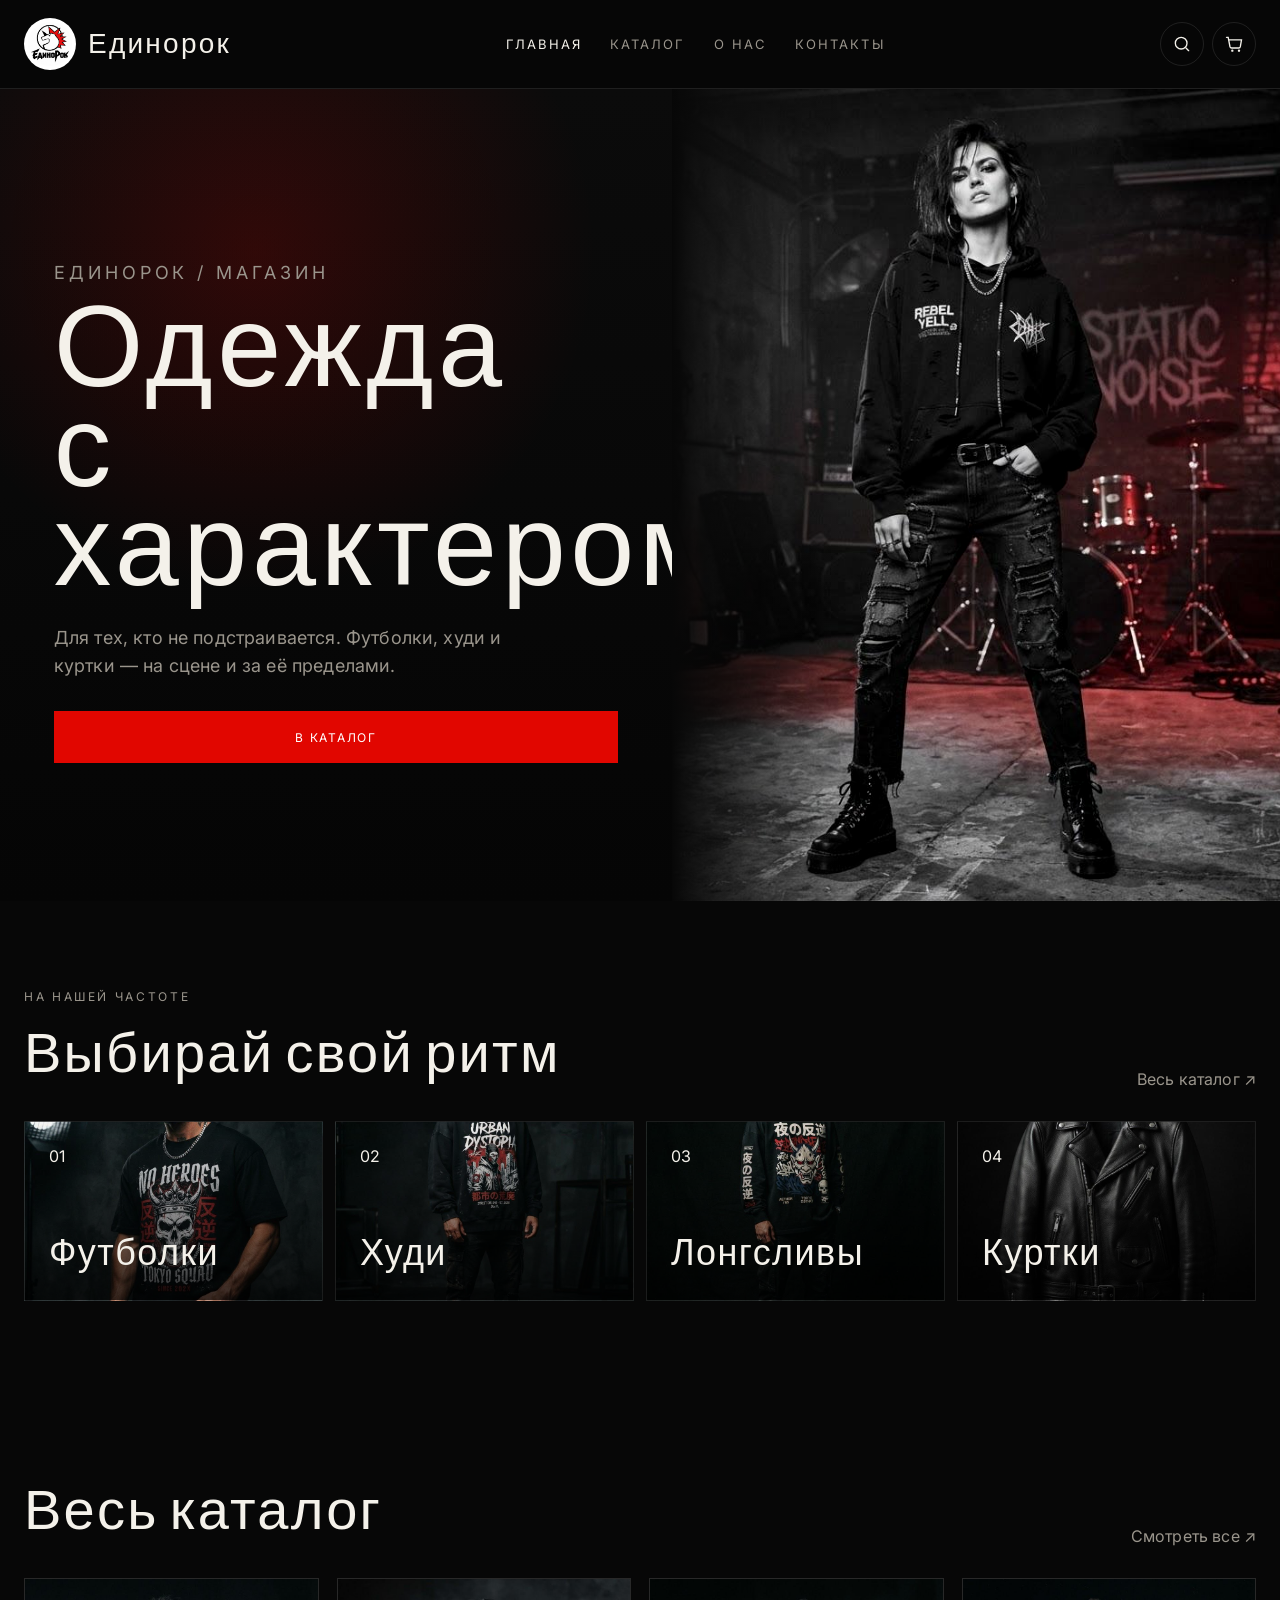
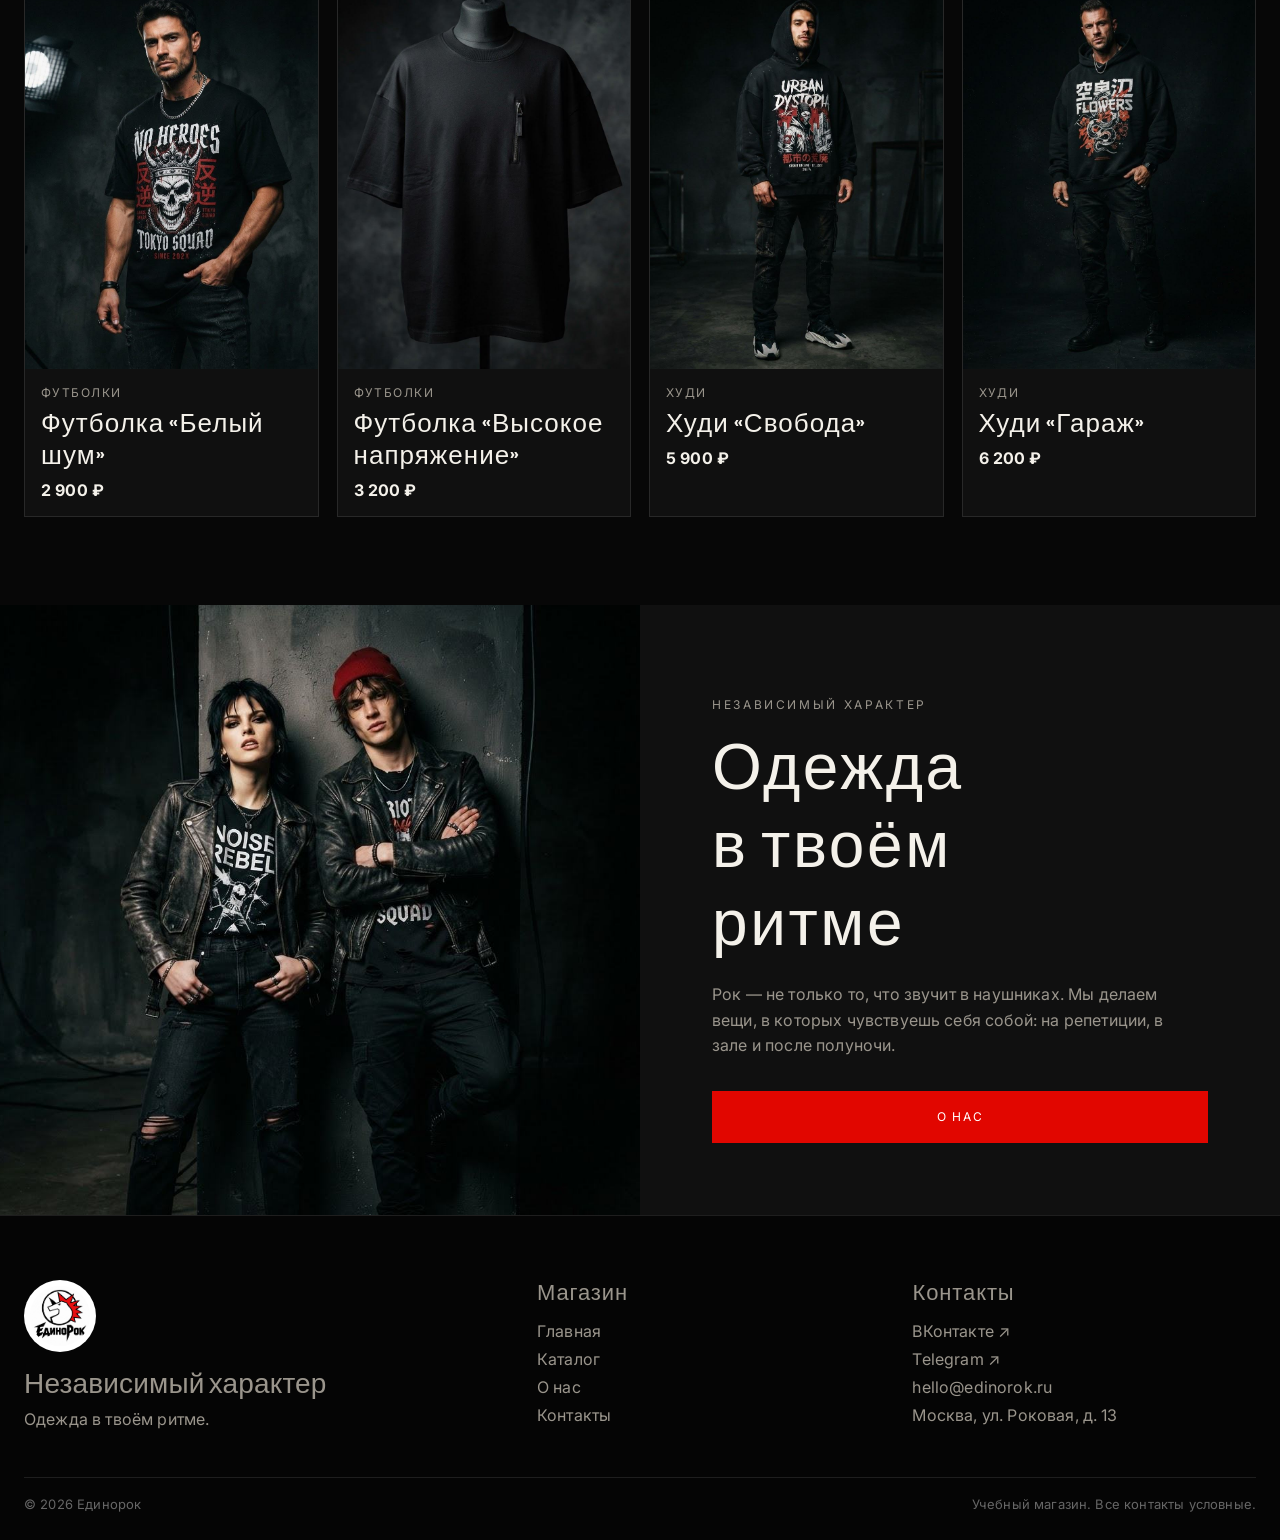
<file: index.html>
<!DOCTYPE html>
<html lang="ru">
<head>
  <meta charset="UTF-8">
  <meta name="viewport" content="width=device-width, initial-scale=1">
  <title>Единорок — одежда с характером</title>
  <link rel="preconnect" href="https://fonts.googleapis.com">
  <link rel="preconnect" href="https://fonts.gstatic.com" crossorigin>
  <link href="https://fonts.googleapis.com/css2?family=Bebas+Neue&family=Inter:wght@400;500;600&display=swap" rel="stylesheet">
  <link rel="stylesheet" href="css/styles.css">
</head>
<body data-page="home">
  <header class="site-header" data-header></header>

  <main>
    <section class="hero">
      <div class="hero__copy">
        <p class="eyebrow">Единорок / магазин</p>
        <h1>Одежда с характером</h1>
        <p>Для тех, кто не подстраивается. Футболки, худи и куртки — на сцене и за её пределами.</p>
        <a class="btn btn--primary" href="catalog.html">В каталог</a>
      </div>
      <div class="hero__media">
        <img src="assets/img/hero-look.jpg" alt="Образ Единорок">
      </div>
    </section>

    <section class="section wrap">
      <div class="section__head">
        <div>
          <p class="eyebrow">На нашей частоте</p>
          <h2>Выбирай свой ритм</h2>
        </div>
        <a href="catalog.html">Весь каталог ↗</a>
      </div>
      <div class="cats">
        <a class="cat" href="catalog.html?cat=tees" style="--img:url('../assets/img/tee-no-heroes.jpg')">
          <span>01</span><h3>Футболки</h3>
        </a>
        <a class="cat" href="catalog.html?cat=hoodies" style="--img:url('../assets/img/hoodie-svoboda.jpg')">
          <span>02</span><h3>Худи</h3>
        </a>
        <a class="cat" href="catalog.html?cat=longsleeves" style="--img:url('../assets/img/longsleeve-ritm.jpg')">
          <span>03</span><h3>Лонгсливы</h3>
        </a>
        <a class="cat" href="catalog.html?cat=jackets" style="--img:url('../assets/img/jacket-midnight.jpg')">
          <span>04</span><h3>Куртки</h3>
        </a>
      </div>
    </section>

    <section class="section wrap">
      <div class="section__head">
        <h2>Весь каталог</h2>
        <a href="catalog.html">Смотреть все ↗</a>
      </div>
      <div class="grid" data-featured></div>
    </section>

    <section class="manifest">
      <img src="assets/img/about-band.jpg" alt="Единорок">
      <div class="manifest__copy">
        <p class="eyebrow">Независимый характер</p>
        <h2>Одежда в твоём ритме</h2>
        <p>Рок — не только то, что звучит в наушниках. Мы делаем вещи, в которых чувствуешь себя собой: на репетиции, в зале и после полуночи.</p>
        <a class="btn btn--primary" href="about.html">О нас</a>
      </div>
    </section>
  </main>

  <footer class="site-footer" data-footer></footer>
  <script src="js/data.js"></script>
  <script src="js/app.js"></script>
</body>
</html>
</file>
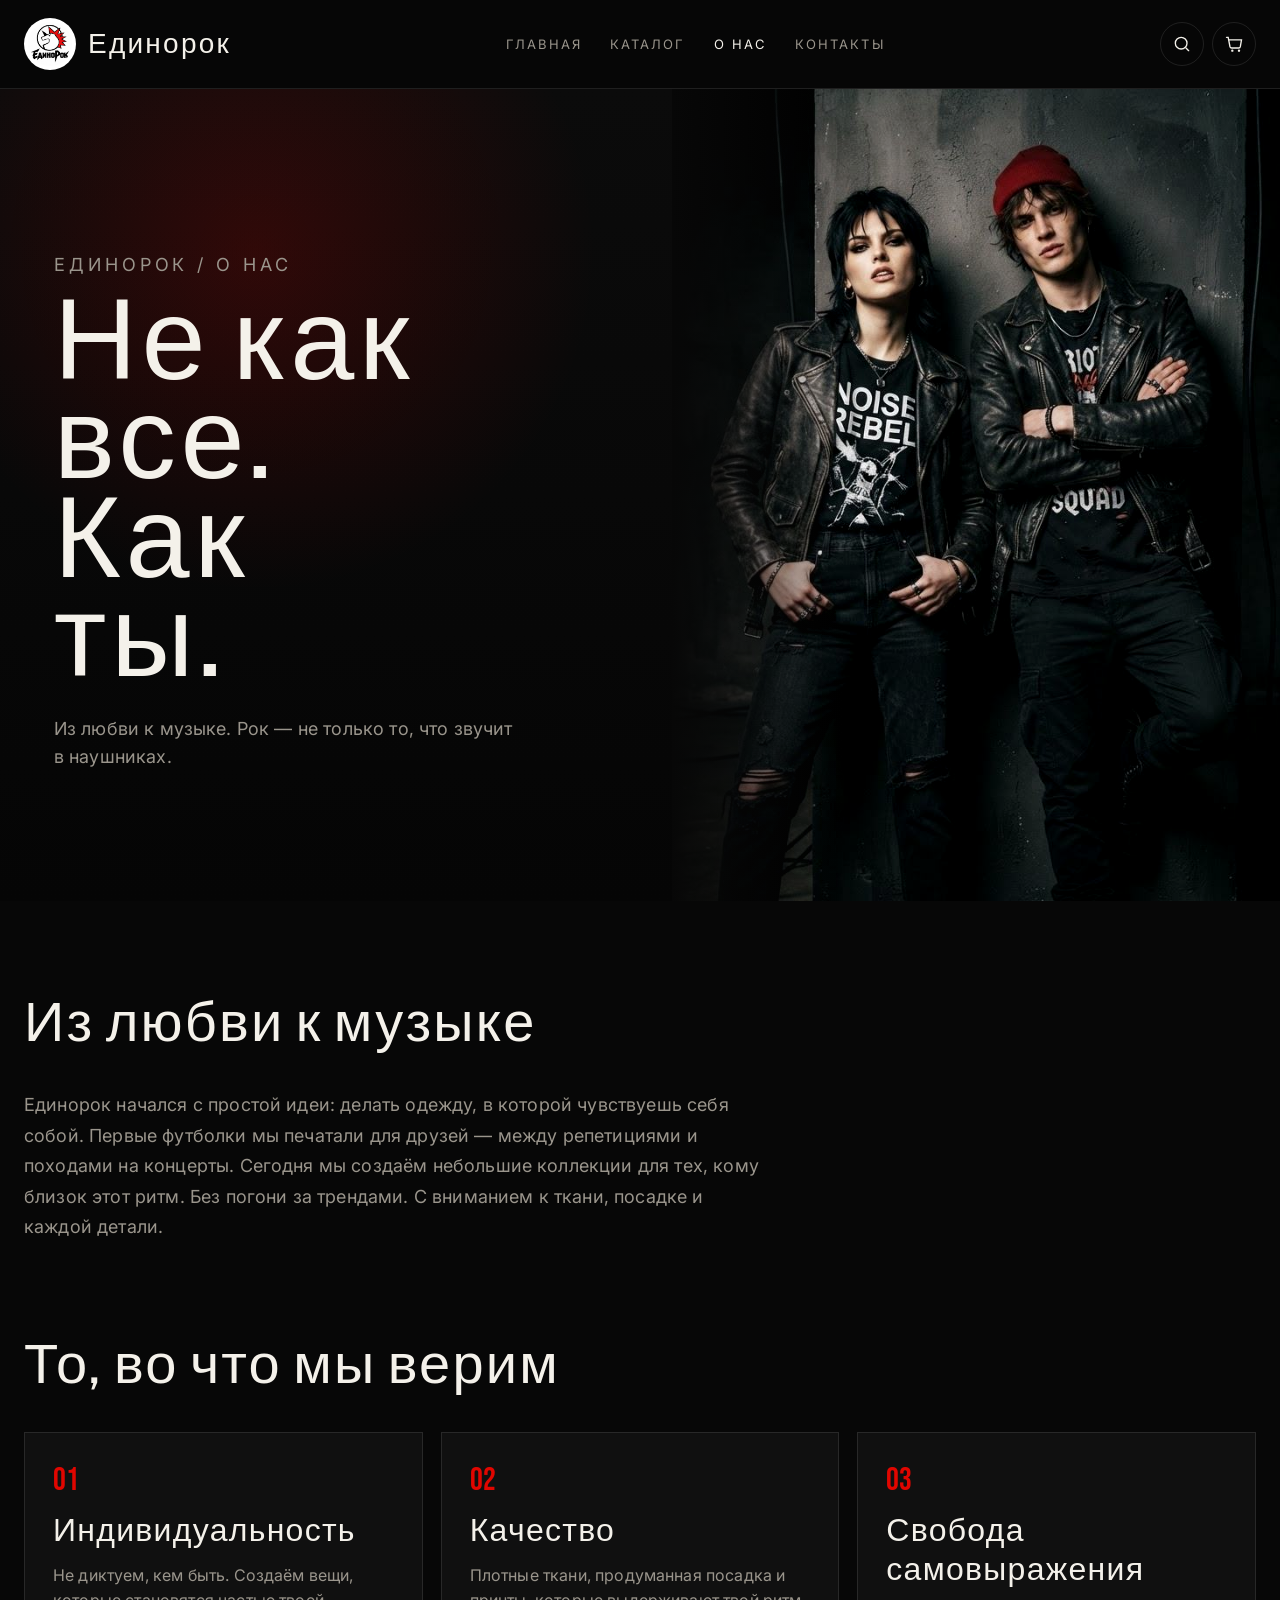
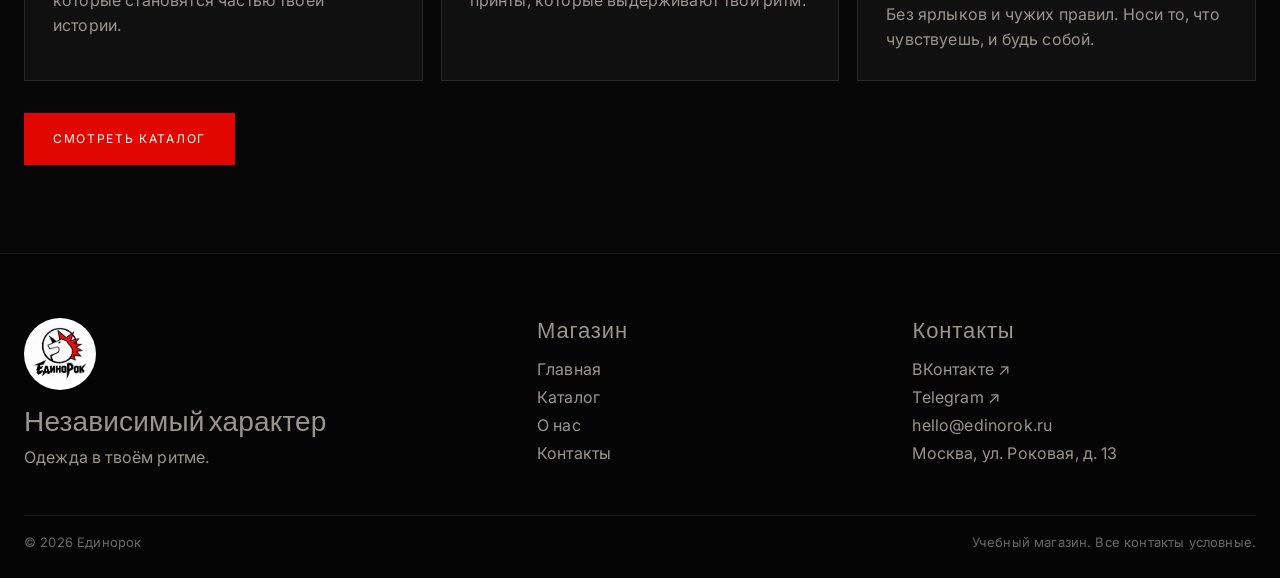
<file: about.html>
<!DOCTYPE html>
<html lang="ru">
<head>
  <meta charset="UTF-8">
  <meta name="viewport" content="width=device-width, initial-scale=1">
  <title>О нас — Единорок</title>
  <link rel="preconnect" href="https://fonts.googleapis.com">
  <link rel="preconnect" href="https://fonts.gstatic.com" crossorigin>
  <link href="https://fonts.googleapis.com/css2?family=Bebas+Neue&family=Inter:wght@400;500;600&display=swap" rel="stylesheet">
  <link rel="stylesheet" href="css/styles.css">
</head>
<body data-page="about">
  <header class="site-header" data-header></header>
  <main>
    <section class="hero">
      <div class="hero__copy">
        <p class="eyebrow">Единорок / о нас</p>
        <h1>Не как все. Как ты.</h1>
        <p>Из любви к музыке. Рок — не только то, что звучит в наушниках.</p>
      </div>
      <div class="hero__media">
        <img src="assets/img/about-band.jpg" alt="Команда Единорок">
      </div>
    </section>

    <section class="section wrap">
      <div class="section__head">
        <h2>Из любви к музыке</h2>
      </div>
      <p style="max-width:68ch;color:var(--muted);line-height:1.7;font-size:18px">
        Единорок начался с простой идеи: делать одежду, в которой чувствуешь себя собой.
        Первые футболки мы печатали для друзей — между репетициями и походами на концерты.
        Сегодня мы создаём небольшие коллекции для тех, кому близок этот ритм.
        Без погони за трендами. С вниманием к ткани, посадке и каждой детали.
      </p>
    </section>

    <section class="section wrap" style="padding-top:0">
      <div class="section__head"><h2>То, во что мы верим</h2></div>
      <div class="beliefs">
        <article class="belief">
          <span>01</span>
          <h3>Индивидуальность</h3>
          <p>Не диктуем, кем быть. Создаём вещи, которые становятся частью твоей истории.</p>
        </article>
        <article class="belief">
          <span>02</span>
          <h3>Качество</h3>
          <p>Плотные ткани, продуманная посадка и принты, которые выдерживают твой ритм.</p>
        </article>
        <article class="belief">
          <span>03</span>
          <h3>Свобода самовыражения</h3>
          <p>Без ярлыков и чужих правил. Носи то, что чувствуешь, и будь собой.</p>
        </article>
      </div>
      <a class="btn btn--primary" href="catalog.html">Смотреть каталог</a>
    </section>
  </main>
  <footer class="site-footer" data-footer></footer>
  <script src="js/data.js"></script>
  <script src="js/app.js"></script>
</body>
</html>
</file>
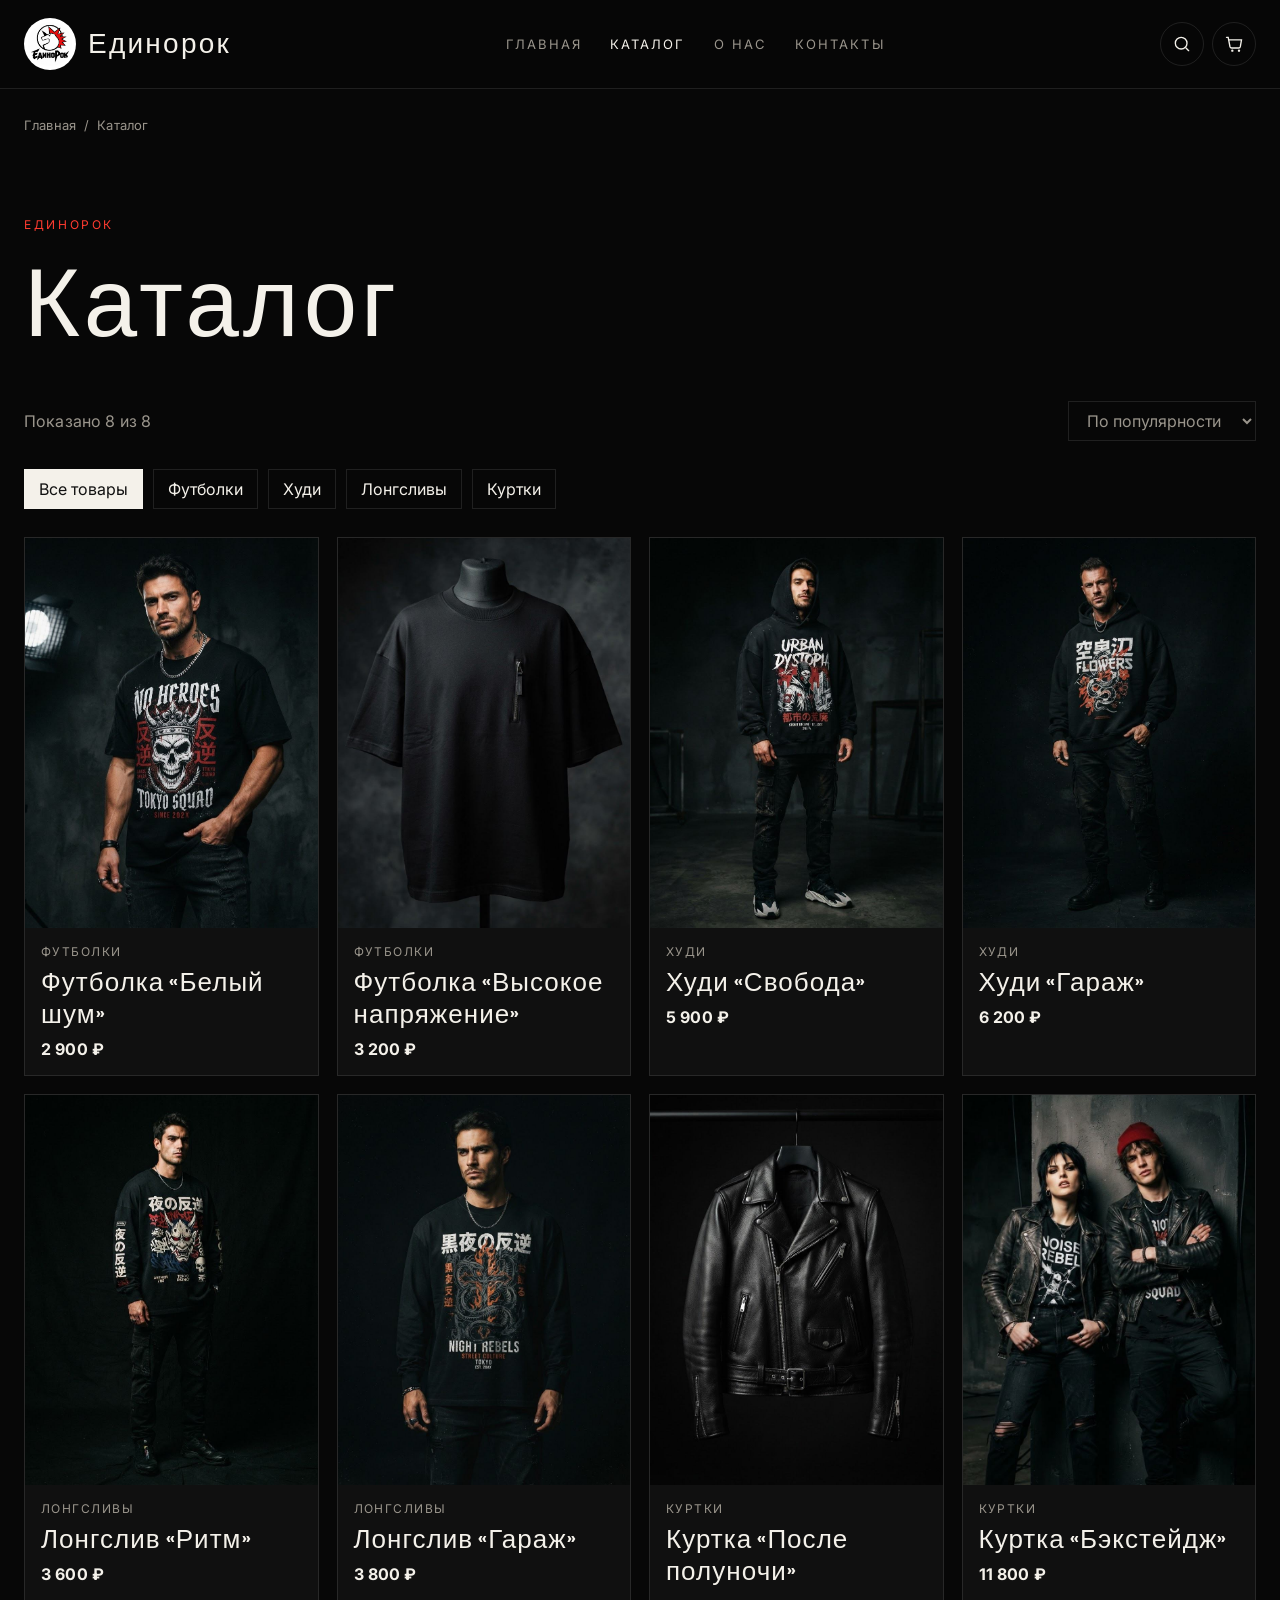
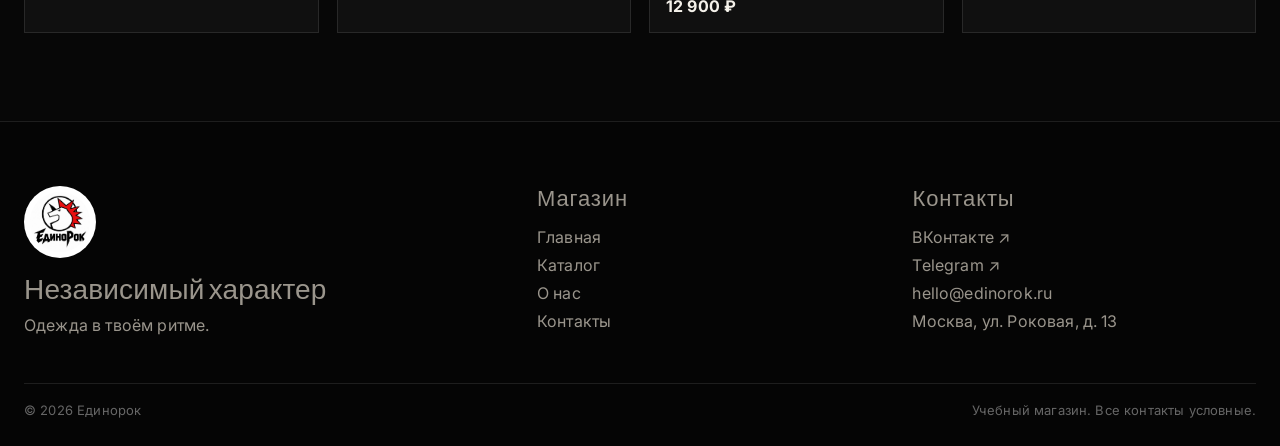
<file: catalog.html>
<!DOCTYPE html>
<html lang="ru">
<head>
  <meta charset="UTF-8">
  <meta name="viewport" content="width=device-width, initial-scale=1">
  <title>Каталог — Единорок</title>
  <link rel="preconnect" href="https://fonts.googleapis.com">
  <link rel="preconnect" href="https://fonts.gstatic.com" crossorigin>
  <link href="https://fonts.googleapis.com/css2?family=Bebas+Neue&family=Inter:wght@400;500;600&display=swap" rel="stylesheet">
  <link rel="stylesheet" href="css/styles.css">
</head>
<body data-page="catalog">
  <header class="site-header" data-header></header>
  <main class="wrap">
    <nav class="crumbs"><a href="index.html">Главная</a><span>/</span><span>Каталог</span></nav>
    <section class="page-hero">
      <p class="eyebrow">Единорок</p>
      <h1>Каталог</h1>
    </section>
    <div class="toolbar">
      <p data-shown></p>
      <label>
        <select data-sort>
          <option value="popular">По популярности</option>
          <option value="price-asc">Сначала дешевле</option>
          <option value="price-desc">Сначала дороже</option>
        </select>
      </label>
    </div>
    <div class="filters" data-filters></div>
    <section class="section" style="padding-top:28px">
      <div class="grid" data-catalog></div>
    </section>
  </main>
  <footer class="site-footer" data-footer></footer>
  <script src="js/data.js"></script>
  <script src="js/app.js"></script>
</body>
</html>
</file>
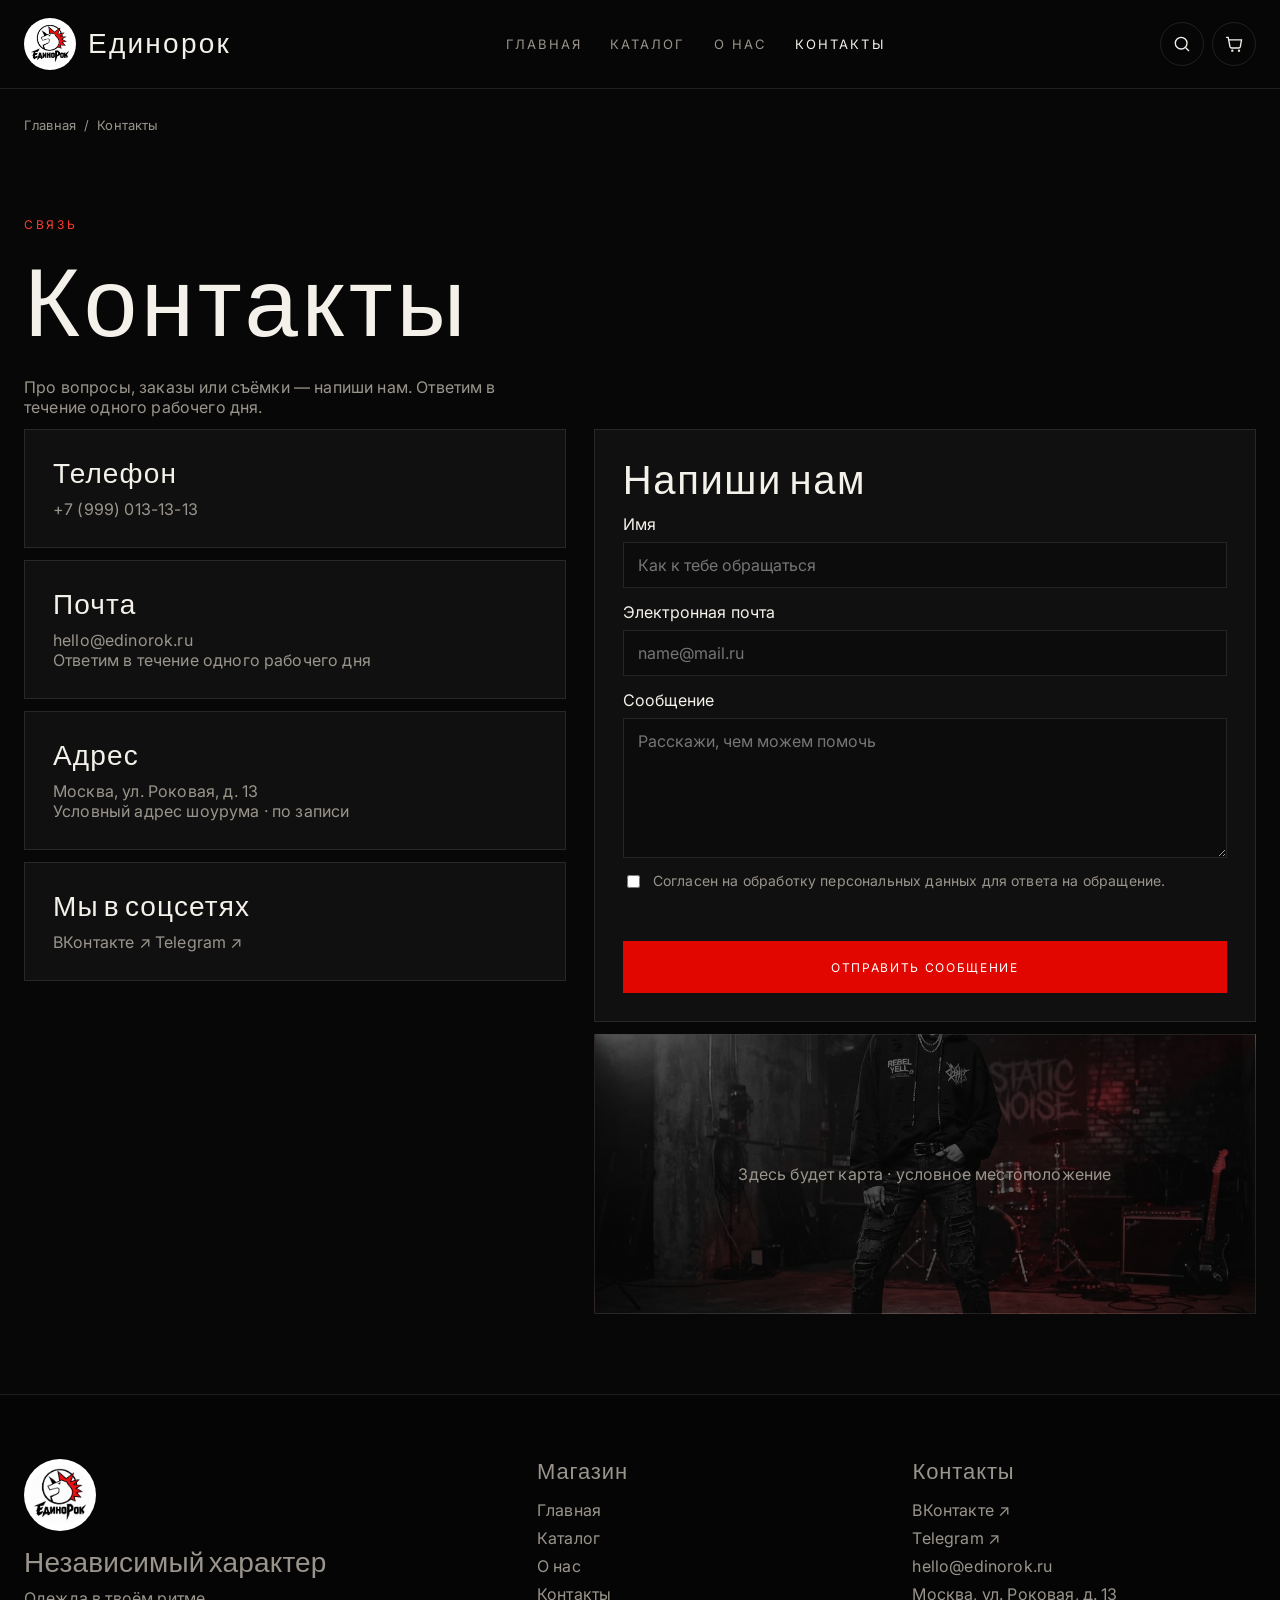
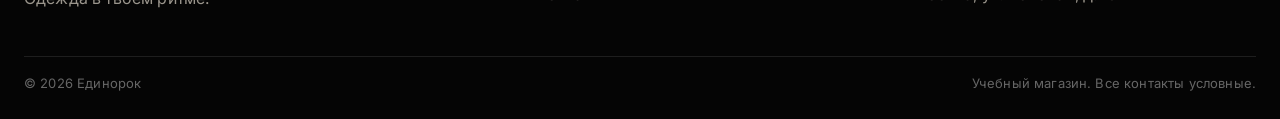
<file: contacts.html>
<!DOCTYPE html>
<html lang="ru">
<head>
  <meta charset="UTF-8">
  <meta name="viewport" content="width=device-width, initial-scale=1">
  <title>Контакты — Единорок</title>
  <link rel="preconnect" href="https://fonts.googleapis.com">
  <link rel="preconnect" href="https://fonts.gstatic.com" crossorigin>
  <link href="https://fonts.googleapis.com/css2?family=Bebas+Neue&family=Inter:wght@400;500;600&display=swap" rel="stylesheet">
  <link rel="stylesheet" href="css/styles.css">
</head>
<body data-page="contacts">
  <header class="site-header" data-header></header>
  <main class="wrap">
    <nav class="crumbs"><a href="index.html">Главная</a><span>/</span><span>Контакты</span></nav>
    <section class="page-hero">
      <p class="eyebrow">Связь</p>
      <h1>Контакты</h1>
      <p style="color:var(--muted);max-width:48ch;margin-top:12px">Про вопросы, заказы или съёмки — напиши нам. Ответим в течение одного рабочего дня.</p>
    </section>

    <section class="contact-grid">
      <div>
        <article class="contact-card">
          <h2>Телефон</h2>
          <a href="tel:+79990131313">+7 (999) 013-13-13</a>
        </article>
        <article class="contact-card">
          <h2>Почта</h2>
          <a href="mailto:hello@edinorok.ru">hello@edinorok.ru</a>
          <p>Ответим в течение одного рабочего дня</p>
        </article>
        <article class="contact-card">
          <h2>Адрес</h2>
          <p>Москва, ул. Роковая, д. 13</p>
          <p>Условный адрес шоурума · по записи</p>
        </article>
        <article class="contact-card">
          <h2>Мы в соцсетях</h2>
          <a href="https://vk.com" target="_blank" rel="noreferrer">ВКонтакте ↗</a>
          <a href="https://t.me" target="_blank" rel="noreferrer">Telegram ↗</a>
        </article>
      </div>
      <div>
        <form data-contact-form>
          <h2 style="font-size:40px;margin-bottom:8px">Напиши нам</h2>
          <div class="field">
            <label for="name">Имя</label>
            <input id="name" name="name" required placeholder="Как к тебе обращаться">
          </div>
          <div class="field">
            <label for="email">Электронная почта</label>
            <input id="email" name="email" type="email" required placeholder="name@mail.ru">
          </div>
          <div class="field">
            <label for="message">Сообщение</label>
            <textarea id="message" name="message" required placeholder="Расскажи, чем можем помочь"></textarea>
          </div>
          <label class="check">
            <input type="checkbox" name="agree">
            <span>Согласен на обработку персональных данных для ответа на обращение.</span>
          </label>
          <button class="btn btn--primary btn--full" type="submit">Отправить сообщение</button>
        </form>
        <div class="map" style="margin-top:12px">Здесь будет карта · условное местоположение</div>
      </div>
    </section>
  </main>
  <footer class="site-footer" data-footer></footer>
  <script src="js/data.js"></script>
  <script src="js/app.js"></script>
</body>
</html>
</file>
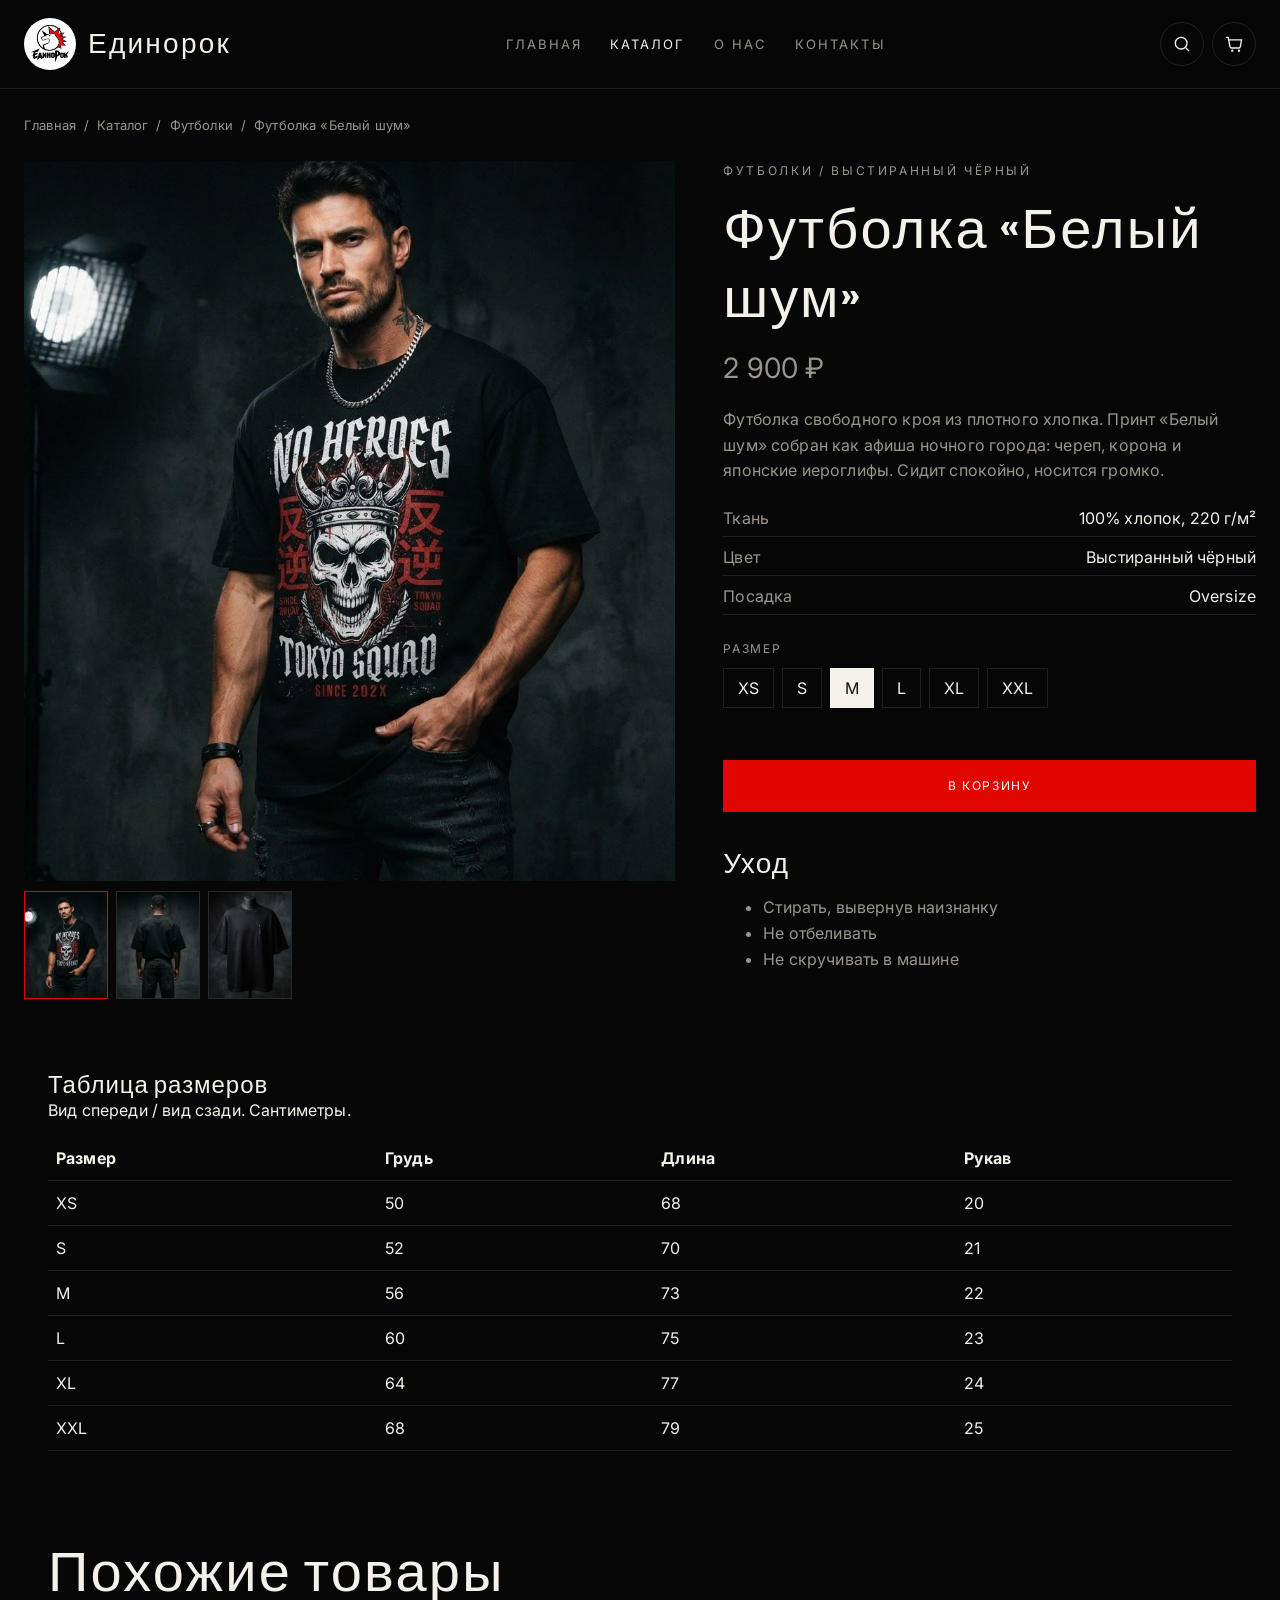
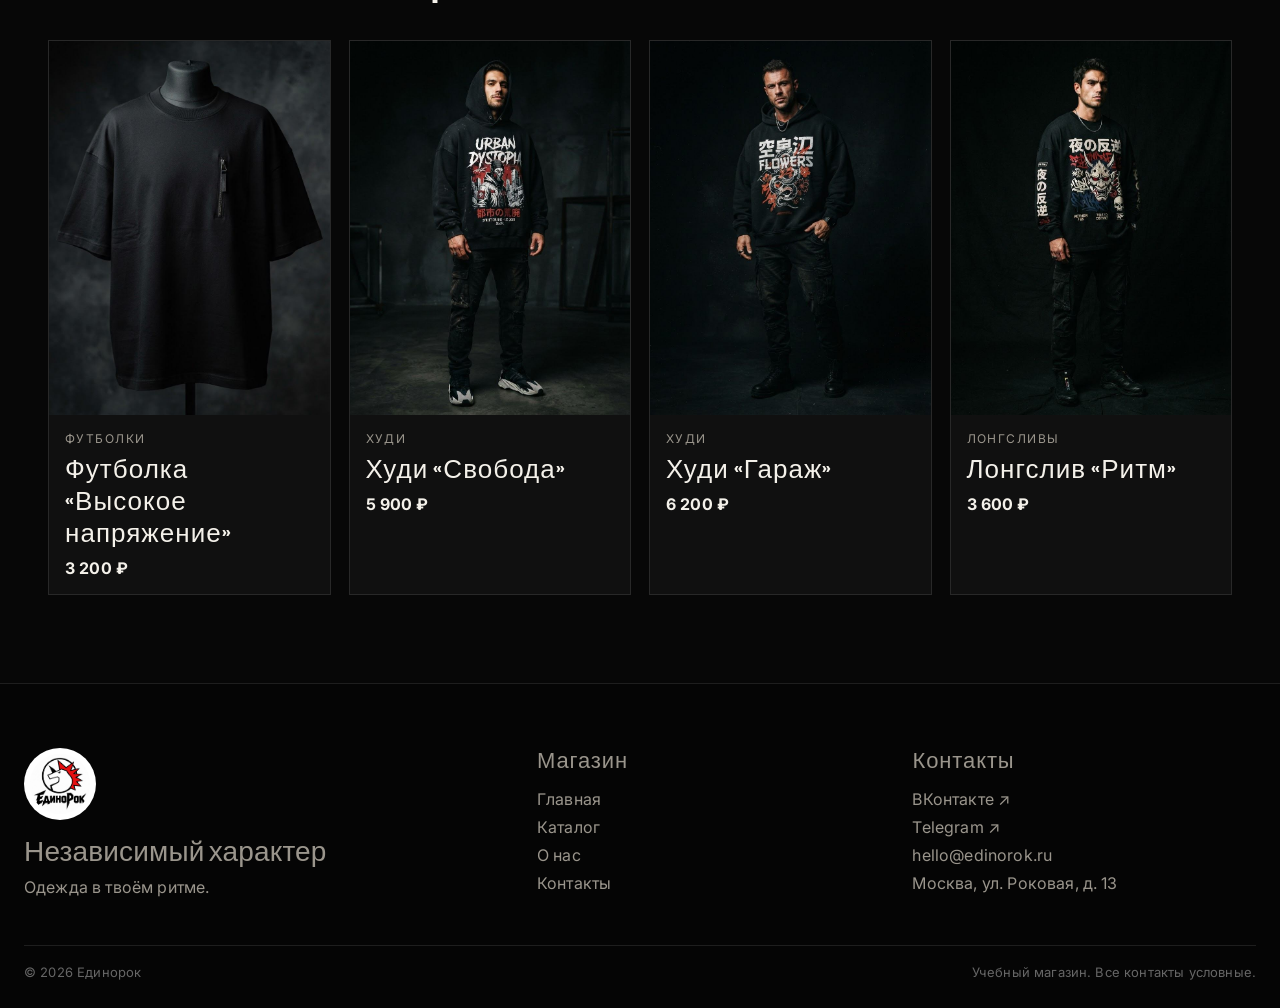
<file: product.html>
<!DOCTYPE html>
<html lang="ru">
<head>
  <meta charset="UTF-8">
  <meta name="viewport" content="width=device-width, initial-scale=1">
  <title>Товар — Единорок</title>
  <link rel="preconnect" href="https://fonts.googleapis.com">
  <link rel="preconnect" href="https://fonts.gstatic.com" crossorigin>
  <link href="https://fonts.googleapis.com/css2?family=Bebas+Neue&family=Inter:wght@400;500;600&display=swap" rel="stylesheet">
  <link rel="stylesheet" href="css/styles.css">
</head>
<body data-page="catalog">
  <header class="site-header" data-header></header>
  <main class="wrap" data-product></main>
  <footer class="site-footer" data-footer></footer>
  <script src="js/data.js"></script>
  <script src="js/app.js"></script>
</body>
</html>
</file>
<file: css/styles.css>
:root {
  --bg: #070707;
  --bg-2: #101010;
  --bg-3: #171717;
  --line: rgba(255, 255, 255, 0.1);
  --text: #f4f1ea;
  --muted: #9a958c;
  --red: #e10600;
  --red-2: #ff3b30;
  --paper: #efe8dc;
  --shadow: 0 24px 80px rgba(0, 0, 0, 0.45);
  --max: 1280px;
  --header: 88px;
}

* { box-sizing: border-box; }
html { scroll-behavior: smooth; }
body {
  margin: 0;
  font-family: Inter, system-ui, sans-serif;
  background: var(--bg);
  color: var(--text);
  min-height: 100vh;
  letter-spacing: 0.01em;
}
img { max-width: 100%; display: block; }
a { color: inherit; text-decoration: none; }
button, input, select, textarea { font: inherit; color: inherit; }
h1, h2, h3 { font-family: "Bebas Neue", Impact, sans-serif; letter-spacing: 0.04em; margin: 0; font-weight: 400; }
p { margin: 0; }

.wrap { width: min(var(--max), calc(100% - 48px)); margin-inline: auto; }
.site-header {
  position: sticky;
  top: 0;
  z-index: 40;
  background: rgba(7, 7, 7, 0.88);
  backdrop-filter: blur(16px);
  border-bottom: 1px solid var(--line);
}
.header__bar {
  width: min(var(--max), calc(100% - 48px));
  margin: 0 auto;
  min-height: var(--header);
  display: grid;
  grid-template-columns: auto 1fr auto;
  align-items: center;
  gap: 24px;
}
.logo {
  display: flex;
  align-items: center;
  gap: 12px;
  font-family: "Bebas Neue", sans-serif;
  font-size: 28px;
  letter-spacing: 0.08em;
}
.logo img {
  width: 52px;
  height: 52px;
  object-fit: cover;
  border-radius: 50%;
  background: #fff;
  padding: 4px;
}
.nav { display: flex; justify-content: center; gap: 28px; }
.nav__link {
  font-size: 13px;
  text-transform: uppercase;
  letter-spacing: 0.16em;
  color: var(--muted);
}
.nav__link.is-active, .nav__link:hover { color: var(--text); }
.header__actions { display: flex; justify-content: flex-end; gap: 8px; }
.icon-btn {
  width: 44px;
  height: 44px;
  border: 1px solid var(--line);
  background: transparent;
  color: var(--text);
  border-radius: 999px;
  display: grid;
  place-items: center;
  cursor: pointer;
}
.icon-btn svg { width: 20px; height: 20px; }
.header__menu { display: none; gap: 5px; }
.header__menu span {
  display: block;
  width: 16px;
  height: 1.5px;
  background: #fff;
}
.cart-btn { position: relative; }
.cart-btn__count {
  position: absolute;
  top: -4px;
  right: -4px;
  min-width: 18px;
  height: 18px;
  border-radius: 99px;
  background: var(--red);
  font-size: 10px;
  display: none;
  place-items: center;
  padding: 0 4px;
}
.cart-btn__count.is-on { display: grid; }
.mobile-nav {
  display: none;
  flex-direction: column;
  gap: 12px;
  padding: 0 24px 24px;
}
.mobile-nav.is-open { display: flex; }

.hero {
  min-height: calc(100vh - var(--header));
  display: grid;
  grid-template-columns: 1.05fr 0.95fr;
  background:
    radial-gradient(circle at 20% 20%, rgba(225, 6, 0, 0.18), transparent 28%),
    linear-gradient(180deg, #0b0b0b, #050505);
}
.hero__copy {
  padding: 72px 8% 64px;
  display: flex;
  flex-direction: column;
  justify-content: center;
}
.eyebrow {
  color: var(--red-2);
  text-transform: uppercase;
  letter-spacing: 0.22em;
  font-size: 12px;
  margin-bottom: 16px;
}
.hero h1 {
  font-size: clamp(64px, 9vw, 128px);
  line-height: 0.86;
  max-width: 8ch;
}
.hero p {
  margin-top: 24px;
  max-width: 42ch;
  color: var(--muted);
  font-size: 18px;
  line-height: 1.55;
}
.hero__media {
  position: relative;
  min-height: 640px;
  overflow: hidden;
}
.hero__media img {
  width: 100%;
  height: 100%;
  object-fit: cover;
  filter: grayscale(0.15) contrast(1.05);
}
.hero__media::after {
  content: "";
  position: absolute;
  inset: 0;
  background: linear-gradient(90deg, #070707, transparent 28%);
}

.btn {
  display: inline-flex;
  align-items: center;
  justify-content: center;
  gap: 8px;
  min-height: 52px;
  padding: 0 28px;
  border: 1px solid transparent;
  cursor: pointer;
  text-transform: uppercase;
  letter-spacing: 0.14em;
  font-size: 12px;
  transition: 0.2s ease;
}
.btn--primary { background: var(--red); color: #fff; margin-top: 32px; }
.btn--primary:hover { background: #ff241c; }
.btn--ghost { border-color: var(--line); background: transparent; }
.btn--full { width: 100%; }

.section { padding: 88px 0; }
.section__head {
  display: flex;
  justify-content: space-between;
  align-items: flex-end;
  gap: 24px;
  margin-bottom: 32px;
}
.section__head h2 { font-size: 56px; }
.section__head a, .section__head p { color: var(--muted); }
.grid {
  display: grid;
  grid-template-columns: repeat(4, 1fr);
  gap: 18px;
}
.card {
  background: var(--bg-2);
  border: 1px solid var(--line);
  display: flex;
  flex-direction: column;
  min-height: 100%;
  transition: transform 0.25s ease, border-color 0.25s ease;
}
.card:hover { transform: translateY(-4px); border-color: rgba(225, 6, 0, 0.5); }
.card__media { aspect-ratio: 3/4; overflow: hidden; background: #111; }
.card__media img { width: 100%; height: 100%; object-fit: cover; }
.card__body { padding: 16px; display: grid; gap: 8px; }
.card__body span { color: var(--muted); font-size: 12px; text-transform: uppercase; letter-spacing: 0.12em; }
.card__body h3 { font-size: 26px; }

.cats { display: grid; grid-template-columns: repeat(4, 1fr); gap: 12px; }
.cat {
  min-height: 180px;
  padding: 24px;
  border: 1px solid var(--line);
  display: flex;
  flex-direction: column;
  justify-content: space-between;
  background:
    linear-gradient(180deg, transparent, rgba(0,0,0,.72)),
    var(--img) center/cover;
}
.cat h3 { font-size: 36px; }

.manifest {
  display: grid;
  grid-template-columns: 1fr 1fr;
  min-height: 520px;
}
.manifest img { width: 100%; height: 100%; object-fit: cover; }
.manifest__copy {
  padding: 72px;
  display: flex;
  flex-direction: column;
  justify-content: center;
  background: var(--bg-2);
}
.manifest__copy h2 { font-size: 64px; max-width: 10ch; }
.manifest__copy p { margin-top: 18px; color: var(--muted); max-width: 48ch; line-height: 1.6; }

.site-footer {
  border-top: 1px solid var(--line);
  padding: 64px 0 28px;
  background: #050505;
}
.footer__grid {
  width: min(var(--max), calc(100% - 48px));
  margin: 0 auto 40px;
  display: grid;
  grid-template-columns: 1.4fr 1fr 1fr;
  gap: 32px;
}
.footer__brand img { width: 72px; border-radius: 50%; background: #fff; padding: 6px; margin-bottom: 16px; }
.footer__claim { font-family: "Bebas Neue", sans-serif; font-size: 28px; }
.site-footer h3 { margin-bottom: 14px; font-size: 22px; color: var(--muted); }
.site-footer a, .site-footer p { display: block; color: var(--muted); margin: 8px 0; }
.footer__bottom {
  width: min(var(--max), calc(100% - 48px));
  margin: 0 auto;
  display: flex;
  justify-content: space-between;
  gap: 16px;
  color: #666;
  font-size: 13px;
  border-top: 1px solid var(--line);
  padding-top: 18px;
}

.page-hero { padding: 56px 0 12px; }
.page-hero h1 { font-size: clamp(56px, 8vw, 96px); }
.toolbar, .filters { display: flex; flex-wrap: wrap; gap: 10px; align-items: center; }
.toolbar { justify-content: space-between; margin: 24px 0 28px; color: var(--muted); }
.chip, .sizes button, select {
  border: 1px solid var(--line);
  background: transparent;
  min-height: 40px;
  padding: 0 14px;
  cursor: pointer;
}
.chip.is-active, .sizes button.is-active { background: var(--text); color: #111; }
.crumbs { display: flex; flex-wrap: wrap; gap: 8px; color: var(--muted); font-size: 13px; margin: 28px 0; }
.product {
  display: grid;
  grid-template-columns: 1.1fr 0.9fr;
  gap: 48px;
  margin-bottom: 72px;
}
.product__stage { background: #111; min-height: 560px; }
.product__stage img { width: 100%; height: 720px; object-fit: cover; }
.product__thumbs { display: flex; gap: 8px; margin-top: 10px; }
.product__thumbs button { width: 84px; height: 108px; padding: 0; border: 1px solid var(--line); background: #111; cursor: pointer; }
.product__thumbs .is-active { border-color: var(--red); }
.product__thumbs img { width: 100%; height: 100%; object-fit: cover; }
.product__info h1 { font-size: 56px; margin: 8px 0 12px; }
.product__price { font-size: 28px; margin-bottom: 16px; }
.product__info p { color: var(--muted); line-height: 1.6; }
.meta { display: grid; gap: 10px; margin: 24px 0; }
.meta div { display: flex; justify-content: space-between; border-bottom: 1px solid var(--line); padding-bottom: 8px; }
.meta dt { color: var(--muted); }
.label { margin: 18px 0 10px; text-transform: uppercase; letter-spacing: 0.14em; font-size: 12px; }
.sizes { display: flex; flex-wrap: wrap; gap: 8px; margin-bottom: 20px; }
.care { margin-top: 36px; }
.care h2 { font-size: 28px; margin-bottom: 10px; }
.care li { color: var(--muted); margin: 6px 0; }
.table-wrap { overflow-x: auto; margin-top: 16px; }
table { width: 100%; border-collapse: collapse; }
th, td { border-bottom: 1px solid var(--line); text-align: left; padding: 12px 8px; }
.beliefs { display: grid; grid-template-columns: repeat(3, 1fr); gap: 18px; }
.belief { padding: 28px; border: 1px solid var(--line); background: var(--bg-2); min-height: 240px; }
.belief span { color: var(--red); font-family: "Bebas Neue", sans-serif; font-size: 32px; }
.belief h3 { font-size: 32px; margin: 12px 0; }
.belief p { color: var(--muted); line-height: 1.55; }
.contact-grid {
  display: grid;
  grid-template-columns: 0.9fr 1.1fr;
  gap: 28px;
  padding-bottom: 80px;
}
.contact-card, form, .map {
  background: var(--bg-2);
  border: 1px solid var(--line);
  padding: 28px;
}
.contact-card + .contact-card { margin-top: 12px; }
.contact-card h2 { font-size: 28px; margin-bottom: 8px; }
.contact-card p, .contact-card a { color: var(--muted); }
.field { display: grid; gap: 8px; margin-bottom: 14px; }
.field input, .field textarea {
  background: #0c0c0c;
  border: 1px solid var(--line);
  padding: 12px 14px;
  outline: none;
}
.field textarea { min-height: 140px; resize: vertical; }
.check { display: flex; gap: 10px; align-items: flex-start; color: var(--muted); font-size: 14px; margin: 12px 0 18px; }
.map { min-height: 280px; display: grid; place-items: center; color: var(--muted); background:
  linear-gradient(rgba(7,7,7,.55), rgba(7,7,7,.7)),
  url("../assets/img/hero-look.jpg") center/cover; }

.search, .cart, .backdrop { position: fixed; z-index: 50; }
.search {
  inset: 0 auto auto 0;
  width: 100%;
  background: rgba(7,7,7,.96);
  transform: translateY(-110%);
  transition: 0.25s ease;
  padding: 24px;
}
.search.is-open { transform: none; }
.search__panel { width: min(900px, 100%); margin: 0 auto; display: flex; gap: 12px; }
.search__panel input {
  flex: 1;
  background: transparent;
  border: 0;
  border-bottom: 1px solid var(--line);
  font-size: 28px;
  padding: 12px 0;
  outline: none;
}
.search__results {
  width: min(1100px, 100%);
  margin: 24px auto 0;
  display: grid;
  grid-template-columns: repeat(3, 1fr);
  gap: 12px;
  max-height: 70vh;
  overflow: auto;
}
.cart {
  top: 0; right: 0; bottom: 0;
  width: min(420px, 100%);
  background: #0c0c0c;
  border-left: 1px solid var(--line);
  transform: translateX(100%);
  transition: 0.28s ease;
  display: flex;
  flex-direction: column;
}
.cart.is-open { transform: none; }
.cart__head, .cart__foot { padding: 20px; display: flex; justify-content: space-between; align-items: center; }
.cart__body { flex: 1; overflow: auto; padding: 0 20px; }
.cart-item { display: grid; grid-template-columns: 72px 1fr auto; gap: 12px; padding: 14px 0; border-bottom: 1px solid var(--line); }
.cart-item img { width: 72px; height: 92px; object-fit: cover; }
.cart-item h3 { font-size: 20px; }
.cart-item p, .cart-item button { color: var(--muted); background: none; border: 0; cursor: pointer; }
.qty { display: flex; align-items: center; gap: 8px; margin-top: 8px; }
.qty button { width: 28px; height: 28px; border: 1px solid var(--line); background: transparent; cursor: pointer; }
.backdrop {
  inset: 0;
  background: rgba(0,0,0,.45);
  opacity: 0;
  pointer-events: none;
}
.backdrop.is-open { opacity: 1; pointer-events: auto; }
.toast {
  position: fixed;
  bottom: 24px;
  left: 50%;
  transform: translate(-50%, 20px);
  background: var(--paper);
  color: #111;
  padding: 12px 18px;
  opacity: 0;
  pointer-events: none;
  z-index: 70;
  transition: 0.2s ease;
}
.toast.is-visible { opacity: 1; transform: translate(-50%, 0); }
.empty, .cart__empty { color: var(--muted); padding: 24px 0; }

@media (max-width: 980px) {
  .nav { display: none; }
  .header__menu { display: grid; }
  .hero, .product, .manifest, .contact-grid, .beliefs, .cats, .grid, .footer__grid, .search__results {
    grid-template-columns: 1fr;
  }
  .hero__media { min-height: 420px; }
  .header__bar { grid-template-columns: auto 1fr auto; }
  .grid { grid-template-columns: repeat(2, 1fr); }
  .manifest__copy, .hero__copy { padding: 36px 24px; }
  .product__stage img { height: 520px; }
}
@media (max-width: 640px) {
  .grid, .cats { grid-template-columns: 1fr; }
  .footer__bottom { flex-direction: column; }
  .wrap, .header__bar, .footer__grid, .footer__bottom { width: min(var(--max), calc(100% - 28px)); }
}
</file>
